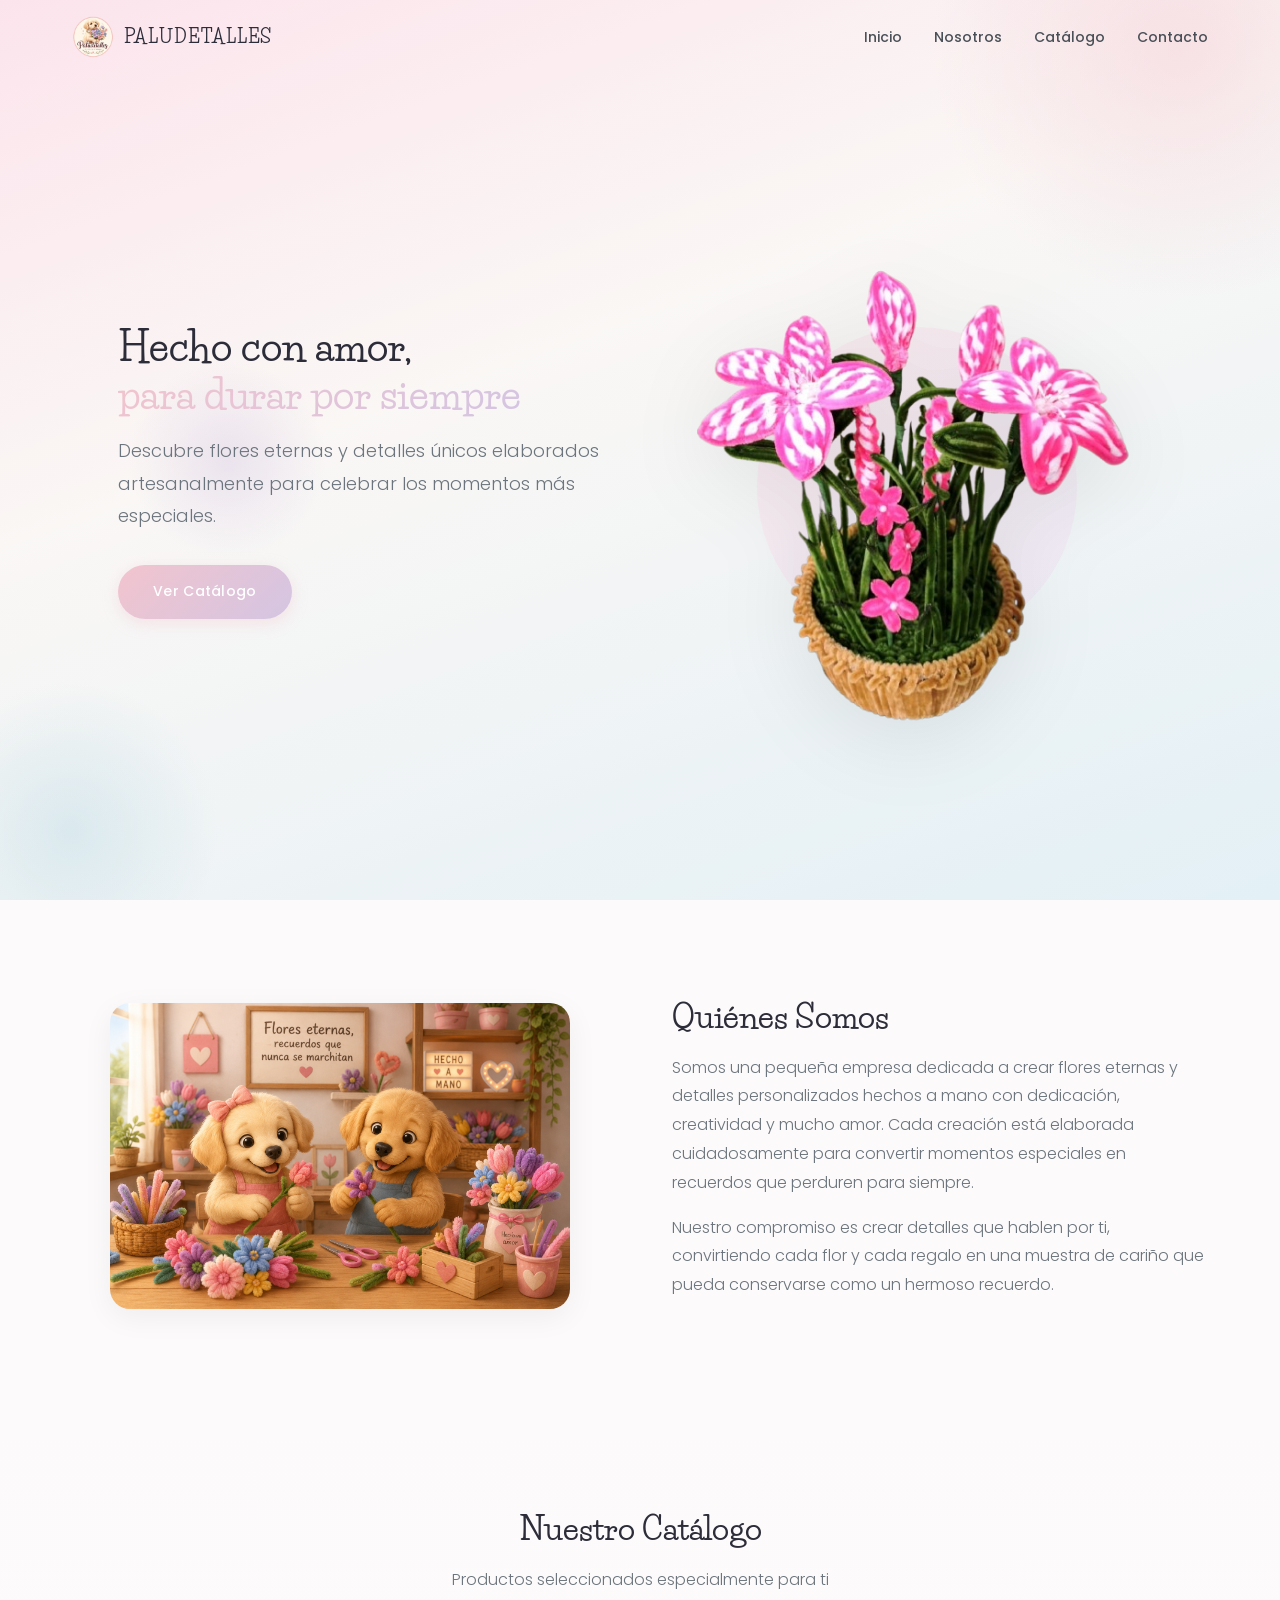
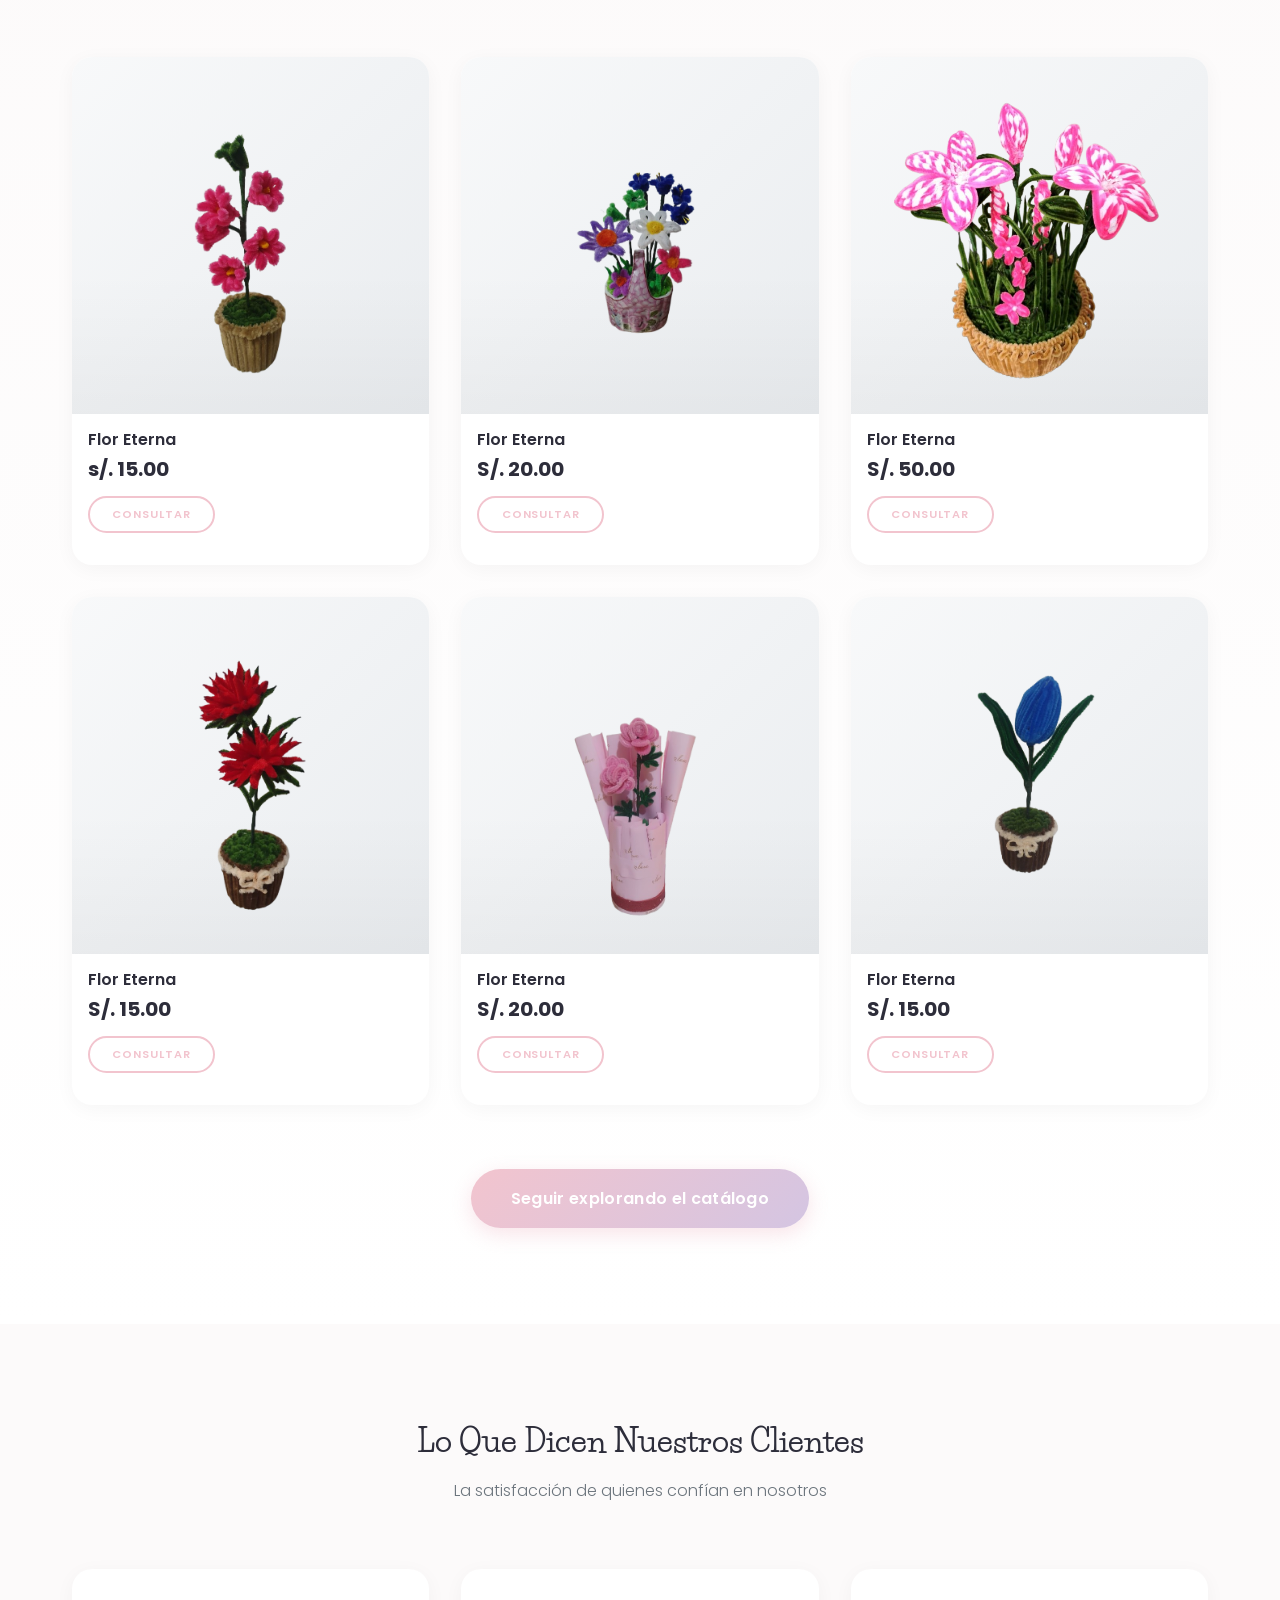
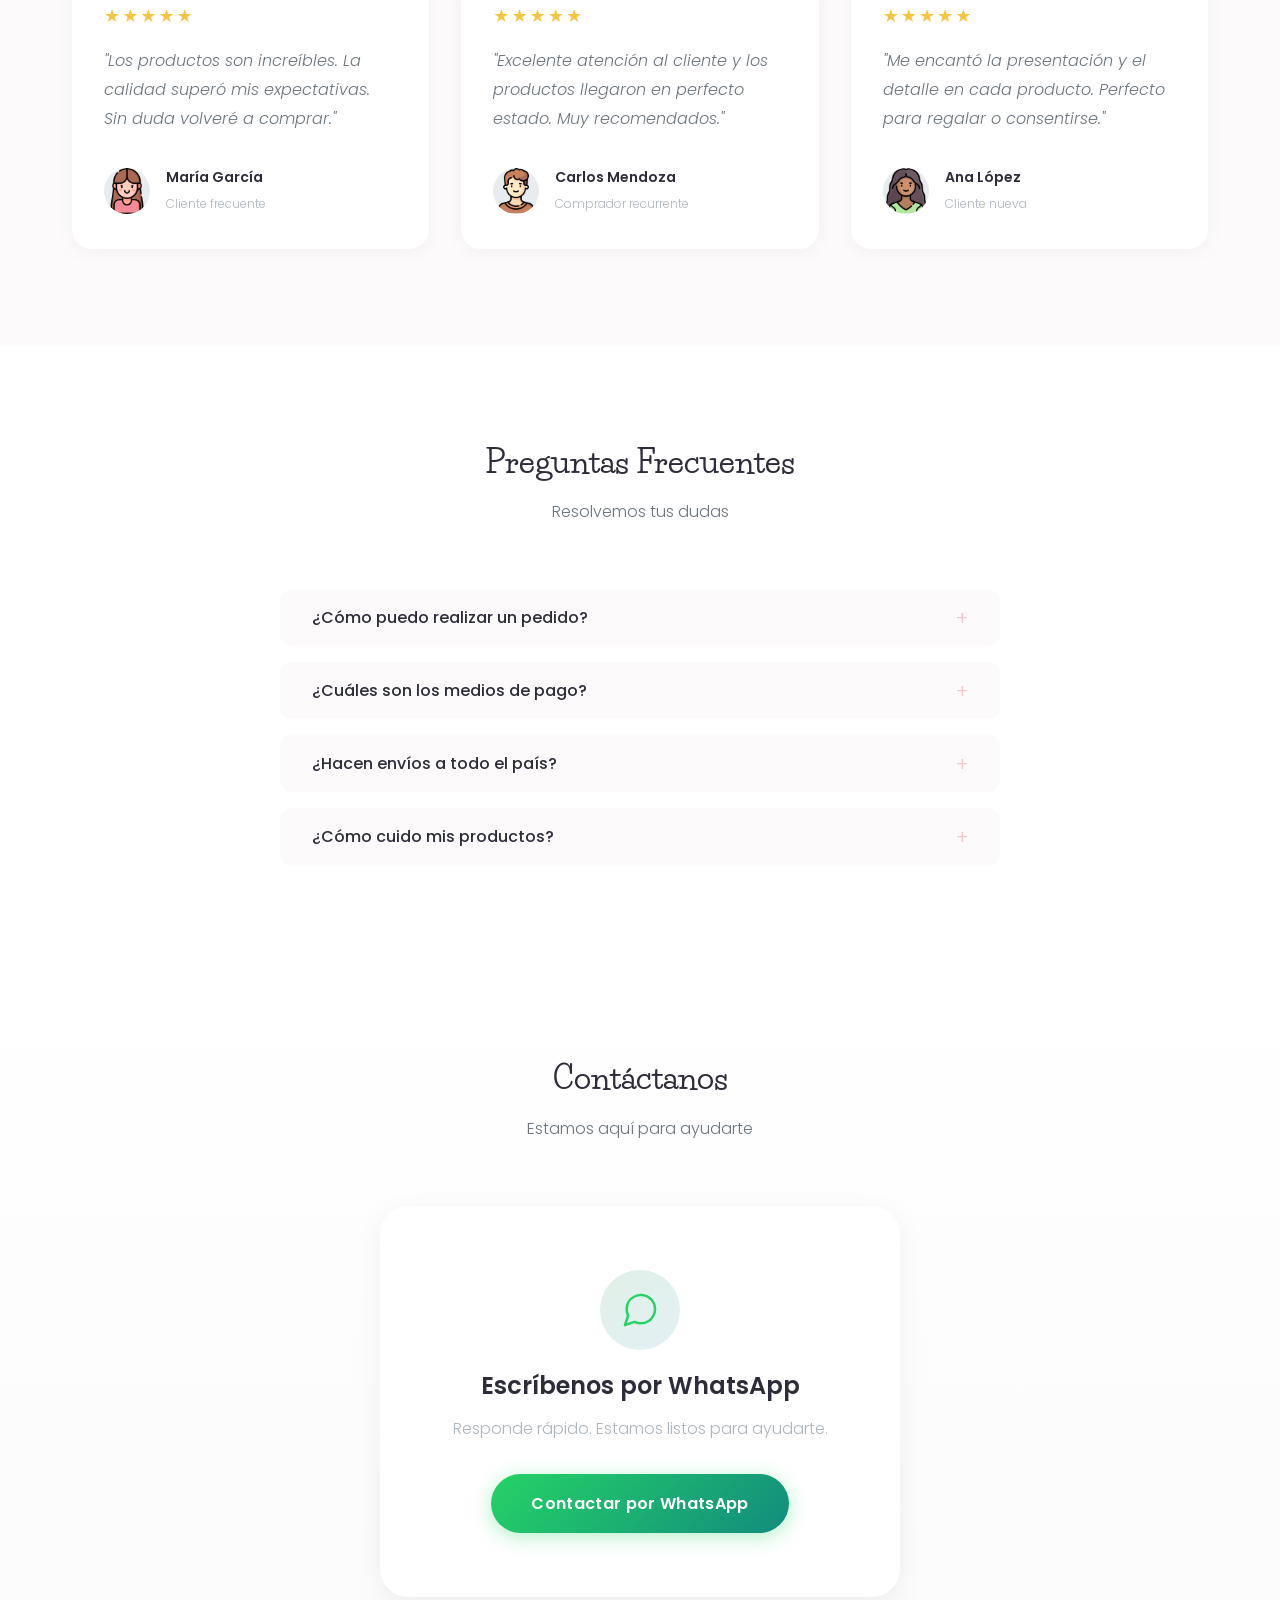
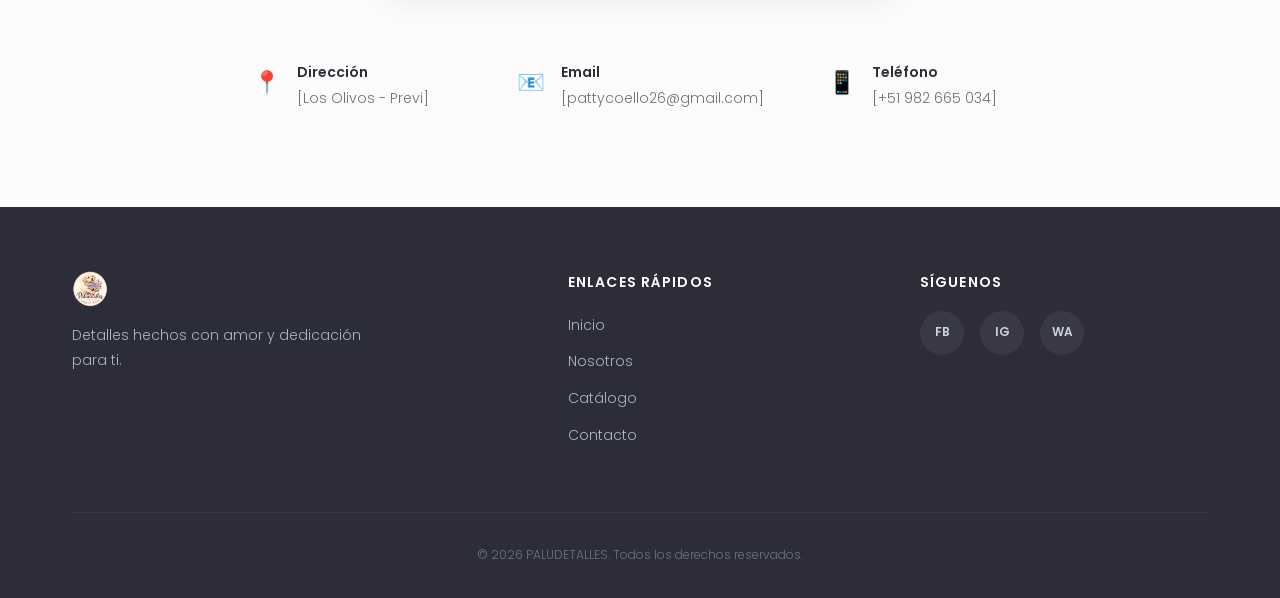
<file: index.html>
<!DOCTYPE html>
<html lang="es">
<head>
  <meta charset="UTF-8">
  <meta name="viewport" content="width=device-width, initial-scale=1.0">
  <!-- CAMBIA EL TÍTULO SEGÚN TU TIENDA -->
  <title>PALUDETALLES</title>
  <meta name="description" content="Catálogo digital de [Nombre de tu Tienda]. Descubre nuestra colección.">
  <link rel="icon" href="assets/images/logo.png" type="image/png">
  <link rel="preconnect" href="https://fonts.googleapis.com">
  <link rel="preconnect" href="https://fonts.gstatic.com" crossorigin>
  <!-- CAMBIA LA TIPOGRAFÍA AQUÍ SI LO DESEAS -->
   <link rel="preconnect" href="https://fonts.googleapis.com">
  <link rel="preconnect" href="https://fonts.gstatic.com" crossorigin>
  <link href="https://fonts.googleapis.com/css2?family=Fontdiner+Swanky&family=Life+Savers:wght@400;700;800&family=Ranchers&display=swap" rel="stylesheet">
  <link href="https://fonts.googleapis.com/css2?family=Poppins:wght@300;400;500;600;700&display=swap" rel="stylesheet">
  <link rel="stylesheet" href="style.css">
</head>
<body>

  <!-- ============================================================ -->
  <!-- 1. HERO                                                       -->
  <!-- ============================================================ -->
  <header class="hero" id="inicio">
    <div class="hero__bg-shapes">
      <div class="hero__shape hero__shape--1"></div>
      <div class="hero__shape hero__shape--2"></div>
      <div class="hero__shape hero__shape--3"></div>
    </div>
    <nav class="hero__nav">
      <!-- ========================================================= -->
      <!-- LOGO: Reemplaza este placeholder por tu imagen PNG        -->
      <!-- Ruta sugerida: assets/images/logo.png                     -->
      <!-- ========================================================= -->
      <div class="hero__logo">
        <img src="assets/images/logo.png" alt="Logo de la tienda" class="hero__logo-img">
        <span class="hero__logo-text">PALUDETALLES</span>
        <!-- ↑ CAMBIA "NOMBRE TIENDA" por el nombre real de tu tienda -->
      </div>
      <ul class="hero__menu" id="nav-menu">
        <li><a href="#inicio">Inicio</a></li>
        <li><a href="#nosotros">Nosotros</a></li>
        <li><a href="#catalogo">Catálogo</a></li>
        <li><a href="#contacto">Contacto</a></li>
      </ul>
      <button class="hero__toggle" id="nav-toggle" aria-label="Menú">
        <span></span><span></span><span></span>
      </button>
    </nav>
    <div class="hero__content">
      <div class="hero__text">
        <!-- ======================================================= -->
        <!-- HERO: Personaliza estos textos                          -->
        <!-- ======================================================= -->
        <h1 class="hero__title">
          <!-- CAMBIA ESTE TEXTO por el eslogan principal de tu tienda -->
           Hecho con amor,<br>
          <span class="hero__title--accent">para durar por siempre</span>
        </h1>
        <p class="hero__subtitle">
          <!-- CAMBIA ESTE TEXTO por una breve descripción -->
           Descubre flores eternas y detalles únicos elaborados artesanalmente para celebrar los momentos más especiales.<br><br>
        <a href="#catalogo" class="btn btn--primary">Ver Catálogo</a>
      </div>
      <div class="hero__image">
        <!-- ======================================================= -->
        <!-- HERO IMAGEN: Reemplaza por tu imagen PNG sin fondo      -->
        <!-- Ruta sugerida: assets/images/hero-producto.png          -->
        <!-- ======================================================= -->
        <img src="assets/images/florrosa.png" alt="Producto destacado" class="hero__img">
        <div class="hero__img-deco"></div>
      </div>
    </div>
  </header>

  <!-- ============================================================ -->
  <!-- 2. QUIÉNES SOMOS                                             -->
  <!-- ============================================================ -->
  <section class="section about" id="nosotros">
    <div class="container">
      <div class="about__grid">
        <div class="about__image">
          <!-- ===================================================== -->
          <!-- NOSOTROS: Reemplaza por tu imagen PNG                 -->
          <!-- Ruta sugerida: assets/images/about-nosotros.png       -->
          <!-- ===================================================== -->
          <img src="assets/images/perritos.png" alt="Sobre nosotros" class="about__img">
        </div>
        <div class="about__text">
          <!-- ===================================================== -->
          <!-- NOSOTROS: Personaliza estos textos                    -->
          <!-- ===================================================== -->
          <h2 class="section__title">
            <!-- CAMBIA ESTE TÍTULO -->
            Quiénes Somos
          </h2>
          <p class="about__description">
            <!-- CAMBIA ESTE TEXTO por la historia de tu tienda -->
            Somos una pequeña empresa dedicada a crear flores eternas y detalles personalizados hechos a mano con dedicación, 
            creatividad y mucho amor. Cada creación está elaborada cuidadosamente para convertir momentos especiales en recuerdos que perduren para siempre.
          </p>
          <p class="about__description">
            <!-- CAMBIA ESTE TEXTO (opcional, puedes borrar este párrafo) -->
            Nuestro compromiso es crear detalles que hablen por ti, convirtiendo cada flor y cada regalo en una muestra de cariño que pueda conservarse como un hermoso recuerdo.
          </p>
        </div>
      </div>
    </div>
  </section>

  <!-- ============================================================ -->
  <!-- 3. CATÁLOGO DE PRODUCTOS                                     -->
  <!-- ============================================================ -->
  <section class="section catalog" id="catalogo">
    <div class="container">
      <h2 class="section__title section__title--center">
        <!-- CAMBIA ESTE TÍTULO -->
        Nuestro Catálogo
      </h2>
      <p class="section__subtitle">
        <!-- CAMBIA ESTE TEXTO -->
        Productos seleccionados especialmente para ti
      </p>
      <div class="catalog__grid" id="catalog-grid">
        <!-- ======================================================= -->
        <!-- CATÁLOGO: Cada .product-card es un producto             -->
        <!-- Duplica este bloque para agregar más productos          -->
        <!-- ======================================================= -->

        <div class="product-card" data-category="Flores Eternas">
          <div class="product-card__image">
            <!-- =================================================== -->
            <!-- PRODUCTO: Reemplaza por tu imagen PNG sin fondo     -->
            <!-- Ruta sugerida: assets/images/producto-1.png         -->
            <!-- =================================================== -->
            <img src="assets/images/florfucsia.png" alt="Nombre del producto" class="product-card__img">
            <div class="product-card__overlay"></div>
          </div>
          <div class="product-card__body">
            <h3 class="product-card__name">
              <!-- CAMBIA el nombre del producto -->
              Flor Eterna
            </h3>
            <p class="product-card__price">
              <!-- CAMBIA el precio -->
              s/. 15.00
            </p>
            
            <button class="btn btn--small btn--outline product-card__btn">
              Consultar
            </button>
          </div>
        </div>

        <div class="product-card" data-category="Flores Eternas">
          <div class="product-card__image">
            <img src="assets/images/florcolores.png" alt="Nombre del producto" class="product-card__img">
            <div class="product-card__overlay"></div>
          </div>
          <div class="product-card__body">
            <h3 class="product-card__name">Flor Eterna</h3>
            <p class="product-card__price">S/. 20.00</p>
            <button class="btn btn--small btn--outline product-card__btn">Consultar</button>
          </div>
        </div>

        <div class="product-card" data-category="Flores Eternas">
          <div class="product-card__image">
            <img src="assets/images/florrosa.png" alt="Nombre del producto" class="product-card__img">
            <div class="product-card__overlay"></div>
          </div>
          <div class="product-card__body">
            <h3 class="product-card__name">Flor Eterna</h3>
            <p class="product-card__price">S/. 50.00</p>
            
            <button class="btn btn--small btn--outline product-card__btn">Consultar</button>
          </div>
        </div>

        <div class="product-card" data-category="Flores Eternas">
          <div class="product-card__image">
            <img src="assets/images/florroja.png" alt="Nombre del producto" class="product-card__img">
            <div class="product-card__overlay"></div>
          </div>
          <div class="product-card__body">
            <h3 class="product-card__name">Flor Eterna</h3>
            <p class="product-card__price">S/. 15.00</p>
            
            <button class="btn btn--small btn--outline product-card__btn">Consultar</button>
          </div>
        </div>

        <div class="product-card" data-category="Flores Eternas">
          <div class="product-card__image">
            <img src="assets/images/bouquet.png" alt="Nombre del producto" class="product-card__img">
            <div class="product-card__overlay"></div>
          </div>
          <div class="product-card__body">
            <h3 class="product-card__name">Flor Eterna</h3>
            <p class="product-card__price">S/. 20.00</p>
            
            <button class="btn btn--small btn--outline product-card__btn">Consultar</button>
          </div>
        </div>

        <div class="product-card" data-category="Flores Eternas">
          <div class="product-card__image">
            <img src="assets/images/tuliblue.png" alt="Nombre del producto" class="product-card__img">
            <div class="product-card__overlay"></div>
          </div>
          <div class="product-card__body">
            <h3 class="product-card__name">Flor Eterna</h3>
            <p class="product-card__price">S/. 15.00</p>
            
            <button class="btn btn--small btn--outline product-card__btn">Consultar</button>
          </div>
        </div>

      </div>

      <!-- ======================================================= -->
      <!-- BOTÓN "SEGUIR EXPLORANDO EL CATÁLOGO"                   -->
      <!-- Al hacer clic abre catalogo.html (catálogo completo).   -->
      <!-- Cambia el texto del botón aquí.                         -->
      <!-- ======================================================= -->
      <div class="catalog__action">
        <a href="catalogo.html" class="btn btn--primary catalog__btn">
          Seguir explorando el catálogo
        </a>
      </div>
    </div>
  </section>

  <!-- ============================================================ -->
  <!-- 4. OPINIONES                                                 -->
  <!-- ============================================================ -->
  <section class="section reviews" id="opiniones">
    <div class="container">
      <h2 class="section__title section__title--center">
        <!-- CAMBIA ESTE TÍTULO -->
        Lo Que Dicen Nuestros Clientes
      </h2>
      <p class="section__subtitle">
        <!-- CAMBIA ESTE TEXTO -->
        La satisfacción de quienes confían en nosotros
      </p>
      <div class="reviews__grid">
        <!-- ======================================================= -->
        <!-- OPINIONES: Cada .review-card es una reseña              -->
        <!-- Modifica o elimina según necesites                      -->
        <!-- ======================================================= -->

        <div class="review-card">
          <div class="review-card__stars">
            ★★★★★
          </div>
          <p class="review-card__text">
            <!-- CAMBIA ESTE TEXTO -->
            "Los productos son increíbles. La calidad superó mis expectativas.
            Sin duda volveré a comprar."
          </p>
          <div class="review-card__author">
            <div class="review-card__avatar">
              <!-- AVATAR: Reemplaza por imagen PNG (opcional) -->
              <img src="assets/images/mujer.png" alt="Cliente" class="review-card__avatar-img">
            </div>
            <div class="review-card__info">
              <strong class="review-card__name">
                <!-- CAMBIA ESTE NOMBRE -->
                María García
              </strong>
              <span class="review-card__role">
                <!-- CAMBIA ESTE TEXTO -->
                Cliente frecuente
              </span>
            </div>
          </div>
        </div>

        <div class="review-card">
          <div class="review-card__stars">★★★★★</div>
          <p class="review-card__text">
            "Excelente atención al cliente y los productos llegaron en perfecto
            estado. Muy recomendados."
          </p>
          <div class="review-card__author">
            <div class="review-card__avatar">
              <img src="assets/images/hombre.png" alt="Cliente" class="review-card__avatar-img">
            </div>
            <div class="review-card__info">
              <strong class="review-card__name">Carlos Mendoza</strong>
              <span class="review-card__role">Comprador recurrente</span>
            </div>
          </div>
        </div>

        <div class="review-card">
          <div class="review-card__stars">★★★★★</div>
          <p class="review-card__text">
            "Me encantó la presentación y el detalle en cada producto.
            Perfecto para regalar o consentirse."
          </p>
          <div class="review-card__author">
            <div class="review-card__avatar">
              <img src="assets/images/mujer2.png" alt="Cliente" class="review-card__avatar-img">
            </div>
            <div class="review-card__info">
              <strong class="review-card__name">Ana López</strong>
              <span class="review-card__role">Cliente nueva</span>
            </div>
          </div>
        </div>

      </div>
    </div>
  </section>

  <!-- ============================================================ -->
  <!-- 5. PREGUNTAS FRECUENTES                                      -->
  <!-- ============================================================ -->
  <section class="section faq" id="faq">
    <div class="container">
      <h2 class="section__title section__title--center">
        <!-- CAMBIA ESTE TÍTULO -->
        Preguntas Frecuentes
      </h2>
      <p class="section__subtitle">
        <!-- CAMBIA ESTE TEXTO -->
        Resolvemos tus dudas
      </p>
      <div class="faq__list" id="faq-list">
        <!-- ======================================================= -->
        <!-- FAQ: Cada .faq-item es una pregunta                     -->
        <!-- Agrega o quita items fácilmente                        -->
        <!-- ======================================================= -->

        <div class="faq-item">
          <button class="faq-item__question" aria-expanded="false">
            <!-- CAMBIA ESTA PREGUNTA -->
            <span>¿Cómo puedo realizar un pedido?</span>
            <span class="faq-item__icon">+</span>
          </button>
          <div class="faq-item__answer">
            <p>
              <!-- CAMBIA ESTA RESPUESTA -->
              Puedes navegar por nuestro catálogo, seleccionar los productos
              que más te gusten y hacer clic en "Consultar" para recibir
              atención personalizada.
            </p>
          </div>
        </div>

        <div class="faq-item">
          <button class="faq-item__question" aria-expanded="false">
            <span>¿Cuáles son los medios de pago?</span>
            <span class="faq-item__icon">+</span>
          </button>
          <div class="faq-item__answer">
            <p>
              Aceptamos transferencias bancarias, depósitos y pagos a través
              de diversas plataformas digitales. Consulta las opciones
              disponibles al momento de tu pedido.
            </p>
          </div>
        </div>

        <div class="faq-item">
          <button class="faq-item__question" aria-expanded="false">
            <span>¿Hacen envíos a todo el país?</span>
            <span class="faq-item__icon">+</span>
          </button>
          <div class="faq-item__answer">
            <p>
              Sí, realizamos envíos a nivel nacional. Los tiempos de entrega
              varían según la ubicación. Te proporcionaremos un número de
              seguimiento para tu pedido.
            </p>
          </div>
        </div>

        <div class="faq-item">
          <button class="faq-item__question" aria-expanded="false">
            <span>¿Cómo cuido mis productos?</span>
            <span class="faq-item__icon">+</span>
          </button>
          <div class="faq-item__answer">
            <p>
              Recomendamos seguir las instrucciones de cuidado incluidas
              con cada producto. En general, mantenlos en un lugar fresco
              y seco, alejado de la luz solar directa.
            </p>
          </div>
        </div>

      </div>
    </div>
  </section>

  <!-- ============================================================ -->
  <!-- 6. CONTACTO - WHATSAPP                                       -->
  <!-- ============================================================ -->
  <!--                                                              -->
  <!-- PERSONALIZACIÓN:                                             -->
  <!--   - Título:        línea ~569                                -->
  <!--   - Subtítulo:     línea ~573                                -->
  <!--   - Texto botón:   línea ~597                                -->
  <!--   - Número WhatsApp:  script.js (variable WHATSAPP_NUMBER)         -->
  <!--   - Mensaje default:  script.js (variable DEFAULT_WHATSAPP_MESSAGE) -->
  <!--   - Ícono WhatsApp:   SVG inline (cámbialo aquí si deseas)   -->
  <!-- ============================================================ -->
  <section class="section contact" id="contacto">
    <div class="container">
      <h2 class="section__title section__title--center">
        <!-- CAMBIA ESTE TÍTULO -->
        Contáctanos
      </h2>
      <p class="section__subtitle">
        <!-- CAMBIA ESTE TEXTO -->
        Estamos aquí para ayudarte
      </p>
      <div class="contact__whatsapp">
        <!-- Tarjeta central de WhatsApp -->
        <div class="contact__whatsapp-card">
          <div class="contact__whatsapp-icon">
            <!-- =================================================== -->
            <!-- ÍCONO WHATSAPP: Reemplaza este SVG si deseas otro   -->
            <!-- Puedes usar Font Awesome, un PNG, o cualquier icono -->
            <!-- =================================================== -->
            <svg xmlns="http://www.w3.org/2000/svg" viewBox="0 0 24 24" fill="none" stroke="currentColor" stroke-width="1.5" stroke-linecap="round" stroke-linejoin="round" class="contact__whatsapp-svg">
              <path d="M21 11.5a8.38 8.38 0 0 1-.9 3.8 8.5 8.5 0 0 1-7.6 4.7 8.38 8.38 0 0 1-3.8-.9L3 21l1.9-5.7a8.38 8.38 0 0 1-.9-3.8 8.5 8.5 0 0 1 4.7-7.6 8.38 8.38 0 0 1 3.8-.9h.5a8.48 8.48 0 0 1 8 8v.5z"/>
            </svg>
          </div>
          <h3 class="contact__whatsapp-title">
            <!-- CAMBIA ESTE TEXTO -->
            Escríbenos por WhatsApp
          </h3>
          <p class="contact__whatsapp-desc">
            <!-- CAMBIA ESTE TEXTO -->
            Responde rápido. Estamos listos para ayudarte.
          </p>
          <a href="#" class="btn contact__whatsapp-btn" id="whatsapp-btn">
            <!-- CAMBIA EL TEXTO DEL BOTÓN AQUÍ -->
            Contactar por WhatsApp
          </a>
        </div>

        <!-- Información adicional de contacto -->
        <div class="contact__info">
          <div class="contact__info-item">
            <span class="contact__info-icon">📍</span>
            <div>
              <strong>Dirección</strong>
              <p>
                <!-- CAMBIA ESTA DIRECCIÓN -->
                [Los Olivos - Previ]
              </p>
            </div>
          </div>
          <div class="contact__info-item">
            <span class="contact__info-icon">📧</span>
            <div>
              <strong>Email</strong>
              <p>
                <!-- CAMBIA ESTE EMAIL -->
                [pattycoello26@gmail.com]
              </p>
            </div>
          </div>
          <div class="contact__info-item">
            <span class="contact__info-icon">📱</span>
            <div>
              <strong>Teléfono</strong>
              <p>
                <!-- CAMBIA ESTE TELÉFONO -->
                [+51 982 665 034]
              </p>
            </div>
          </div>
        </div>
      </div>
    </div>
  </section>

  <!-- ============================================================ -->
  <!-- 7. FOOTER                                                    -->
  <!-- ============================================================ -->
  <footer class="footer" id="footer">
    <div class="container">
      <div class="footer__grid">
        <div class="footer__brand">
          <!-- LOGO FOOTER: Reemplaza por tu imagen PNG -->
          <img src="assets/images/logo.png" alt="Logo" class="footer__logo">
          <p class="footer__desc">
            <!-- CAMBIA ESTE TEXTO -->
            Detalles hechos con amor
            y dedicación para ti.
          </p>
        </div>
        <div class="footer__links">
          <h4 class="footer__heading">Enlaces Rápidos</h4>
          <ul>
            <li><a href="#inicio">Inicio</a></li>
            <li><a href="#nosotros">Nosotros</a></li>
            <li><a href="#catalogo">Catálogo</a></li>
            <li><a href="#contacto">Contacto</a></li>
          </ul>
        </div>
        <div class="footer__social">
          <h4 class="footer__heading">Síguenos</h4>
          <div class="footer__social-icons">
            <!-- =================================================== -->
            <!-- REDES SOCIALES: Cambia los href con tus enlaces     -->
            <!-- =================================================== -->
            <a href="#" target="_blank" rel="noopener" class="footer__social-link" aria-label="Facebook">
              <!-- ICONO: Reemplaza por tu PNG si lo deseas -->
              <span class="footer__social-icon">FB</span>
            </a>
            <a href="#" target="_blank" rel="noopener" class="footer__social-link" aria-label="Instagram">
              <span class="footer__social-icon">IG</span>
            </a>
            <a href="#" target="_blank" rel="noopener" class="footer__social-link" aria-label="WhatsApp">
              <span class="footer__social-icon">WA</span>
            </a>
          </div>
        </div>
      </div>
      <div class="footer__bottom">
        <p>
          <!-- CAMBIA ESTE TEXTO -->
          &copy; 2026 PALUDETALLES. Todos los derechos reservados.
        </p>
      </div>
    </div>
  </footer>

  <script src="script.js"></script>
</body>
</html>
</file>
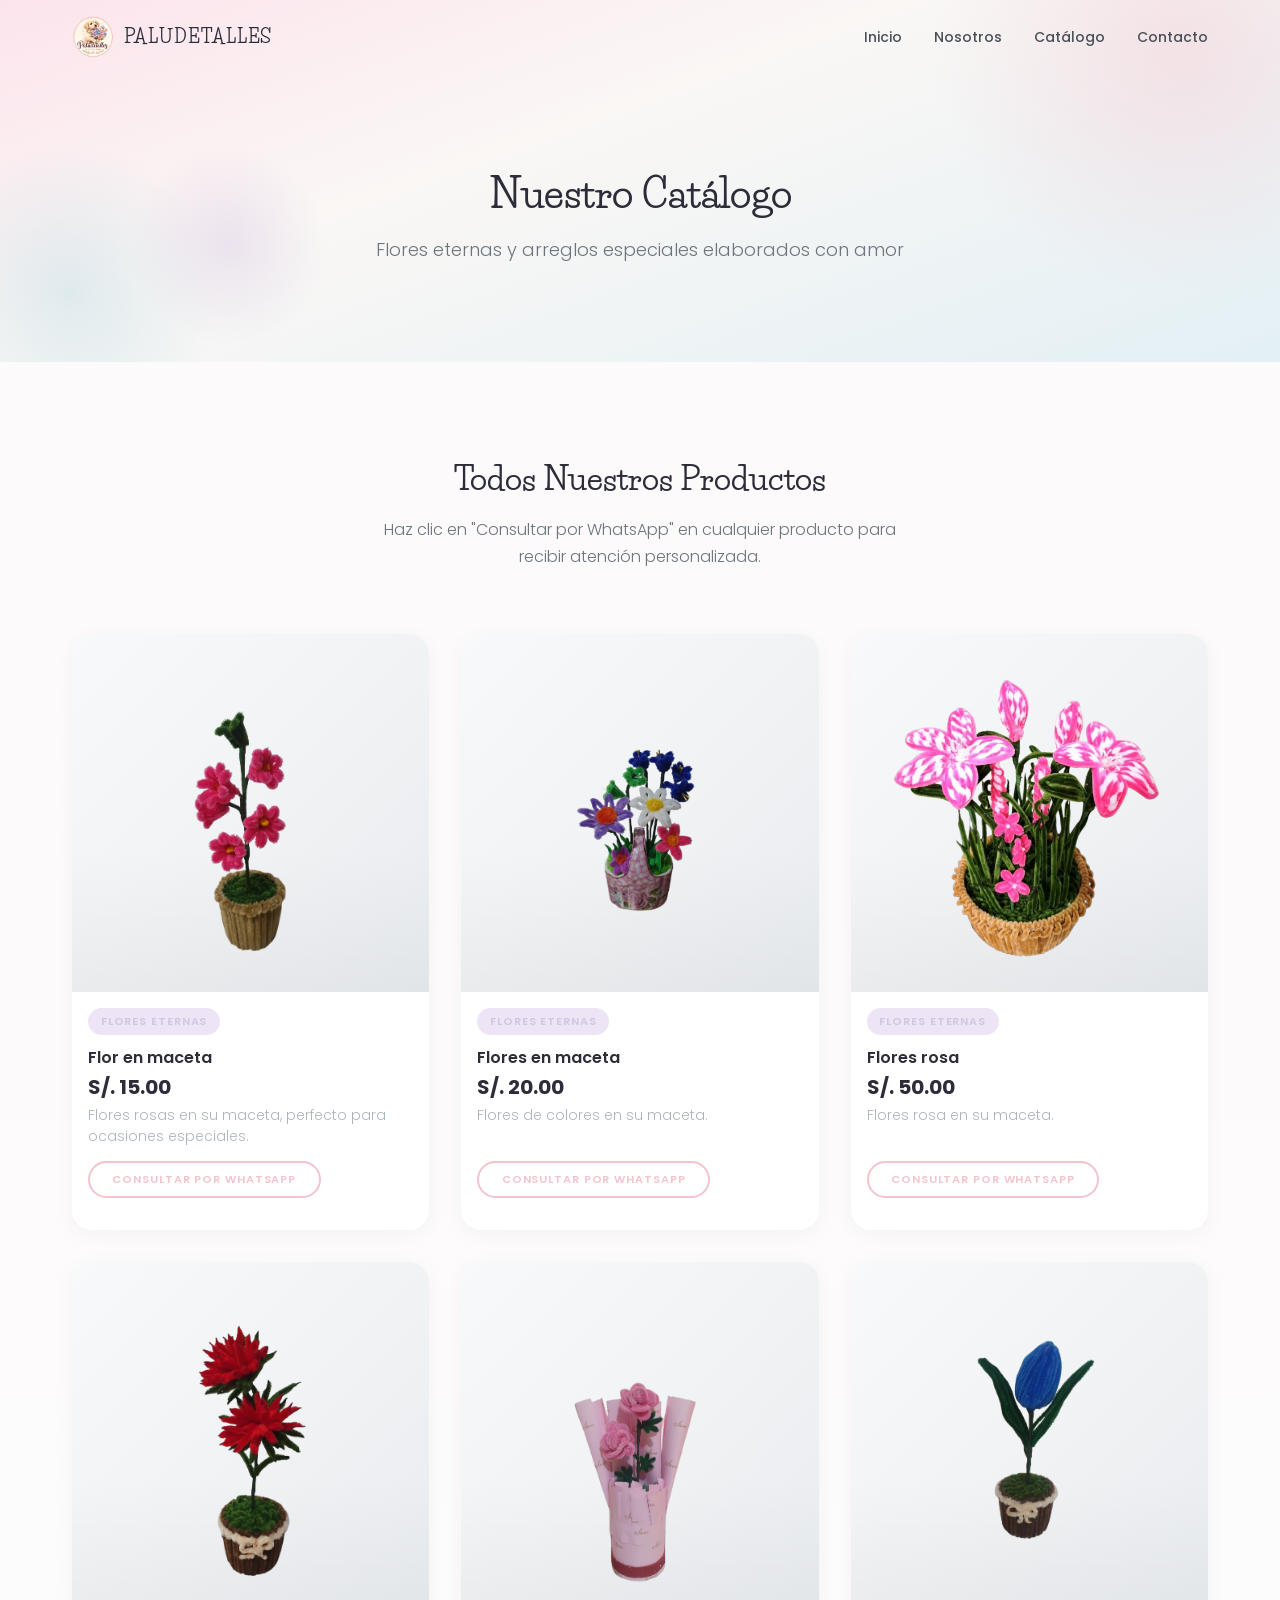
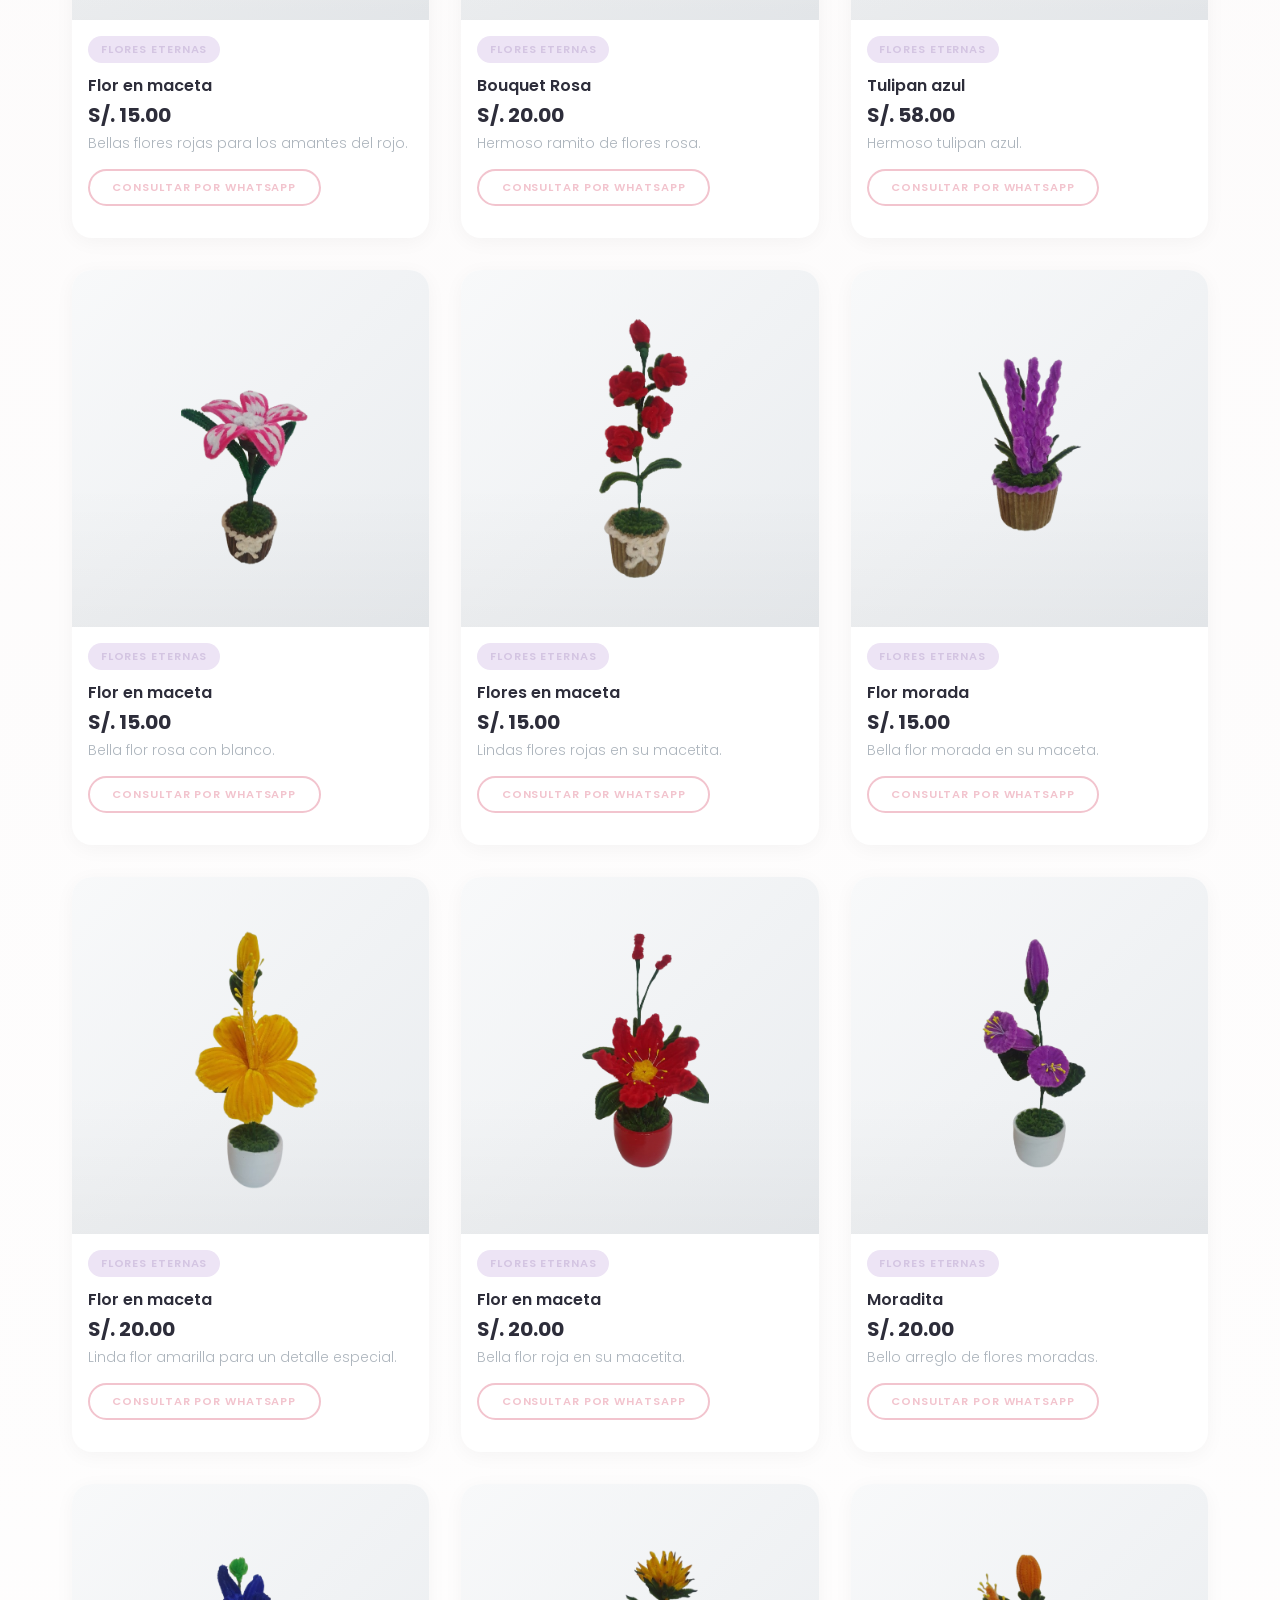
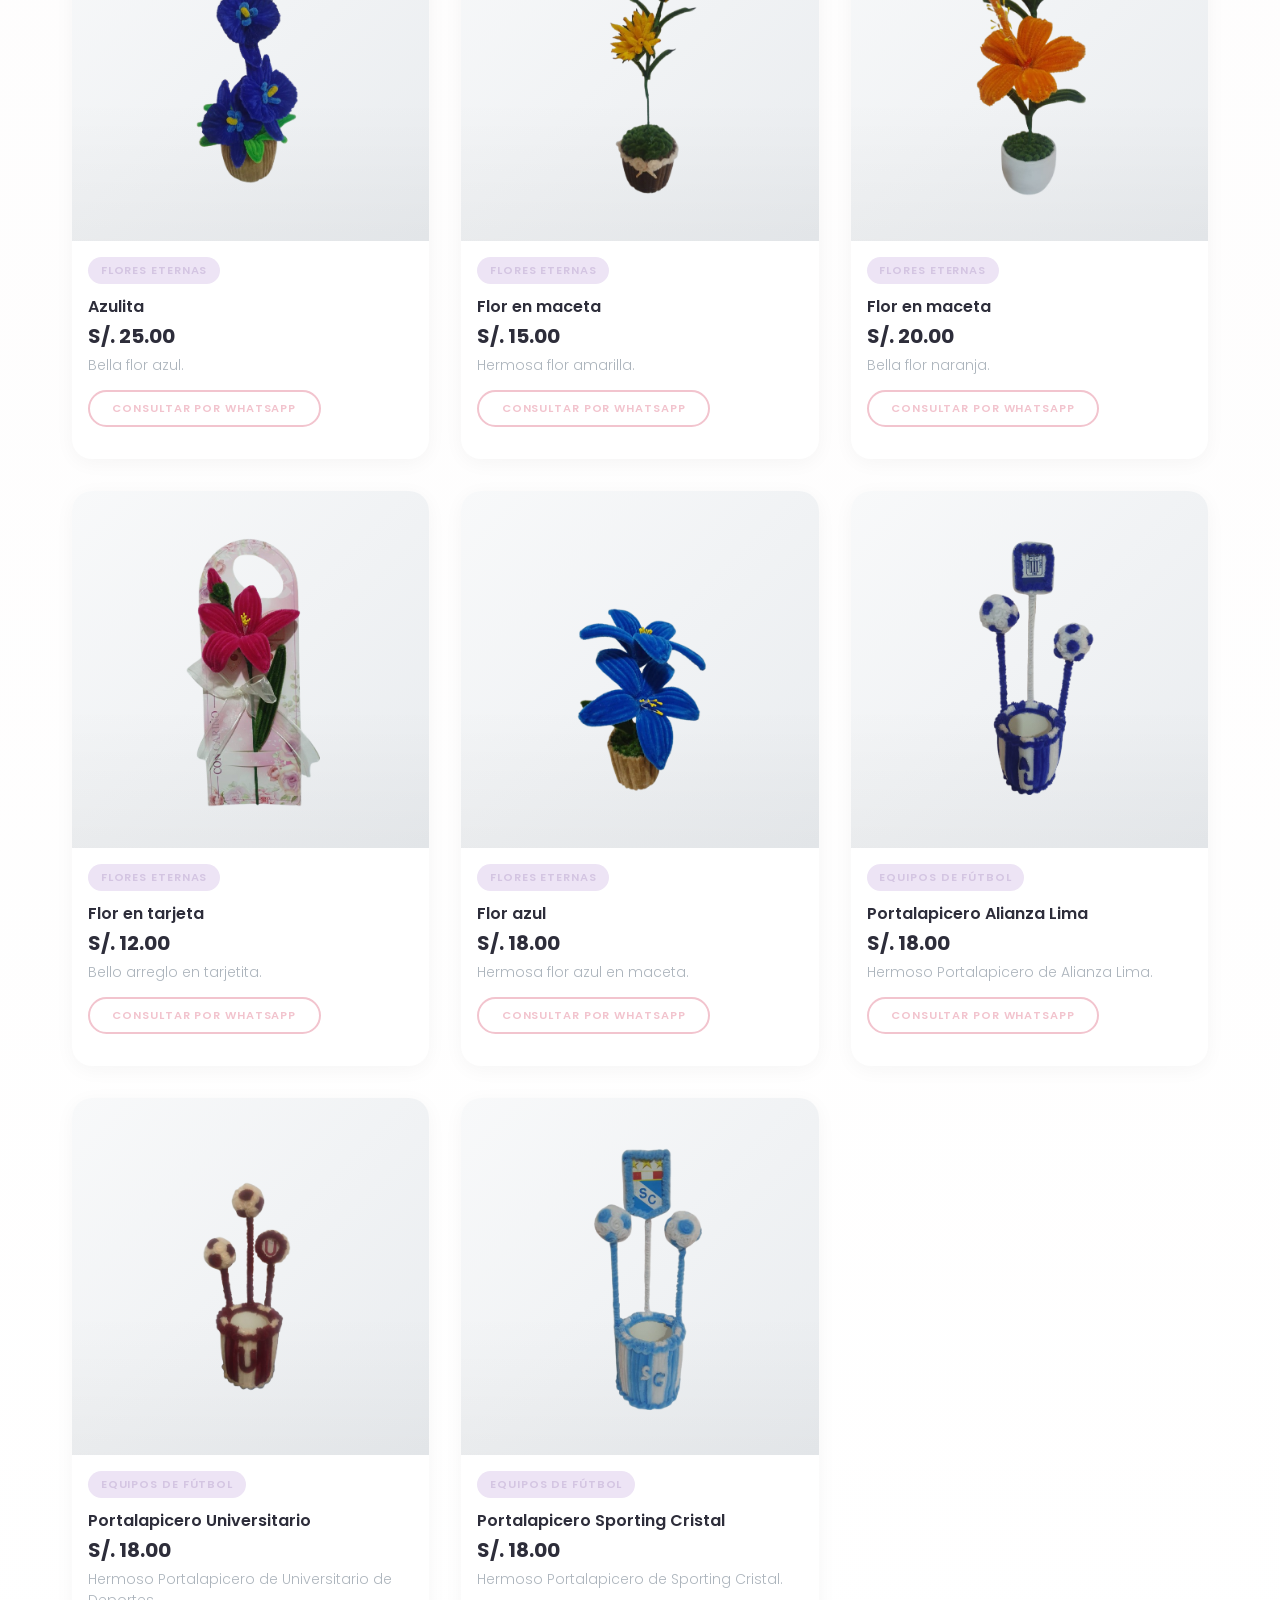
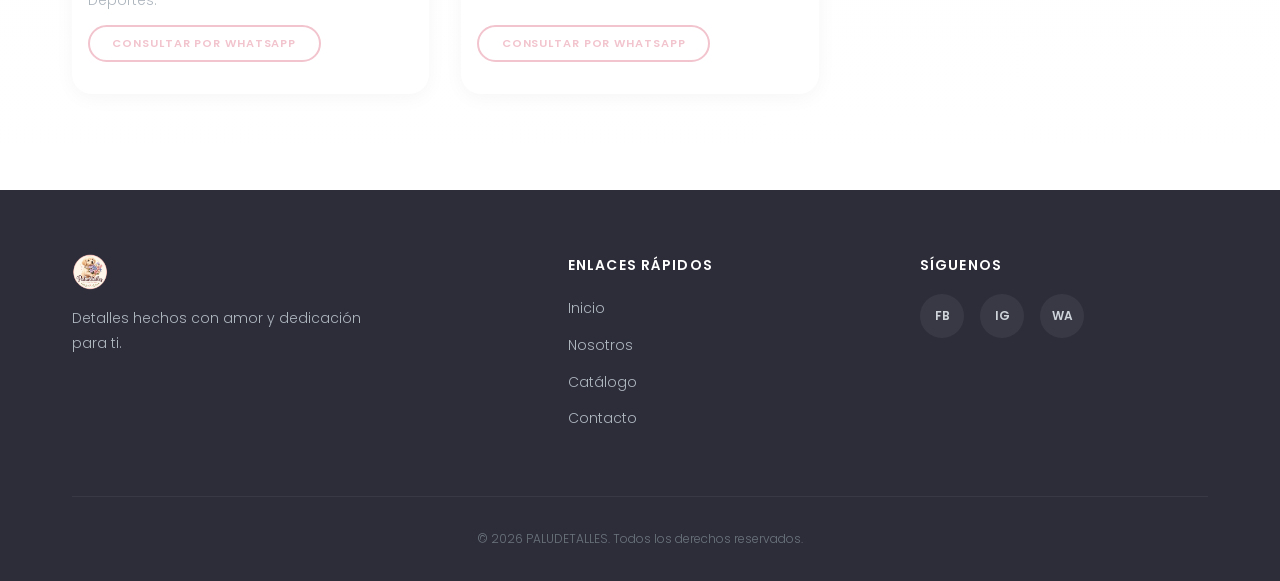
<file: catalogo.html>
<!DOCTYPE html>
<html lang="es">
<head>
  <meta charset="UTF-8">
  <meta name="viewport" content="width=device-width, initial-scale=1.0">
  <!-- CAMBIA EL TÍTULO SEGÚN TU TIENDA -->
  <title>Catálogo — PALUDETALLES</title>
  <meta name="description" content="Catálogo completo de flores eternas y arreglos especiales.">
  <link rel="icon" href="assets/images/logo.png" type="image/png">
  <link rel="preconnect" href="https://fonts.googleapis.com">
  <link rel="preconnect" href="https://fonts.gstatic.com" crossorigin>
  <!-- CAMBIA LA TIPOGRAFÍA AQUÍ SI LO DESEAS (debe coincidir con index.html) -->
  <link href="https://fonts.googleapis.com/css2?family=Fontdiner+Swanky&family=Life+Savers:wght@400;700;800&family=Ranchers&display=swap" rel="stylesheet">
  <link href="https://fonts.googleapis.com/css2?family=Poppins:wght@300;400;500;600;700&display=swap" rel="stylesheet">
  <link rel="stylesheet" href="style.css">
</head>
<body>

  <!-- ============================================================ -->
  <!-- ENCABEZADO (mismo estilo que la página principal)             -->
  <!-- ============================================================ -->
  <header class="hero hero--page" id="inicio">
    <div class="hero__bg-shapes">
      <div class="hero__shape hero__shape--1"></div>
      <div class="hero__shape hero__shape--2"></div>
      <div class="hero__shape hero__shape--3"></div>
    </div>
    <nav class="hero__nav">
      <!-- ========================================================= -->
      <!-- LOGO: Reemplaza este placeholder por tu imagen PNG        -->
      <!-- ========================================================= -->
      <div class="hero__logo">
        <a href="index.html">
          <img src="assets/images/logo.png" alt="Logo de la tienda" class="hero__logo-img">
        </a>
        <a href="index.html" class="hero__logo-text">PALUDETALLES</a>
      </div>
      <ul class="hero__menu" id="nav-menu">
        <li><a href="index.html#inicio">Inicio</a></li>
        <li><a href="index.html#nosotros">Nosotros</a></li>
        <li><a href="#catalogo">Catálogo</a></li>
        <li><a href="index.html#contacto">Contacto</a></li>
      </ul>
      <button class="hero__toggle" id="nav-toggle" aria-label="Menú">
        <span></span><span></span><span></span>
      </button>
    </nav>
    <div class="hero__content">
      <div class="hero__text">
        <!-- ======================================================= -->
        <!-- BANNER DEL CATÁLOGO: Personaliza estos textos           -->
        <!-- ======================================================= -->
        <h1 class="hero__title">
          Nuestro Catálogo
        </h1>
        <p class="hero__subtitle">
          Flores eternas y arreglos especiales elaborados con amor
        </p>
      </div>
    </div>
  </header>

  <!-- ============================================================ -->
  <!-- CATÁLOGO DE PRODUCTOS                                        -->
  <!-- ============================================================ -->
  <!--                                                              -->
  <!-- Las tarjetas se generan AUTOMÁTICAMENTE desde products.js.   -->
  <!-- No agregues productos aquí, edita products.js.               -->
  <!-- ============================================================ -->
  <section class="section catalog" id="catalogo">
    <div class="container">
      <h2 class="section__title section__title--center">
        <!-- CAMBIA ESTE TÍTULO -->
        Todos Nuestros Productos
      </h2>
      <p class="section__subtitle">
        <!-- CAMBIA ESTE TEXTO -->
        Haz clic en "Consultar por WhatsApp" en cualquier producto para
        recibir atención personalizada.
      </p>
      <div class="catalog__grid" id="catalog-grid">
        <!-- Los productos se inyectan aquí desde catalog.js -->
      </div>
    </div>
  </section>

  <!-- ============================================================ -->
  <!-- PIE DE PÁGINA (mismo estilo que la página principal)          -->
  <!-- ============================================================ -->
  <footer class="footer" id="footer">
    <div class="container">
      <div class="footer__grid">
        <div class="footer__brand">
          <!-- LOGO FOOTER: Reemplaza por tu imagen PNG -->
          <img src="assets/images/logo.png" alt="Logo" class="footer__logo">
          <p class="footer__desc">
            Detalles hechos con amor
            y dedicación para ti.
          </p>
        </div>
        <div class="footer__links">
          <h4 class="footer__heading">Enlaces Rápidos</h4>
          <ul>
            <li><a href="index.html#inicio">Inicio</a></li>
            <li><a href="index.html#nosotros">Nosotros</a></li>
            <li><a href="#catalogo">Catálogo</a></li>
            <li><a href="index.html#contacto">Contacto</a></li>
          </ul>
        </div>
        <div class="footer__social">
          <h4 class="footer__heading">Síguenos</h4>
          <div class="footer__social-icons">
            <!-- =================================================== -->
            <!-- REDES SOCIALES: Cambia los href con tus enlaces     -->
            <!-- =================================================== -->
            <a href="#" target="_blank" rel="noopener" class="footer__social-link" aria-label="Facebook">
              <span class="footer__social-icon">FB</span>
            </a>
            <a href="#" target="_blank" rel="noopener" class="footer__social-link" aria-label="Instagram">
              <span class="footer__social-icon">IG</span>
            </a>
            <a href="#" target="_blank" rel="noopener" class="footer__social-link" aria-label="WhatsApp">
              <span class="footer__social-icon">WA</span>
            </a>
          </div>
        </div>
      </div>
      <div class="footer__bottom">
        <p>
          &copy; 2026 PALUDETALLES. Todos los derechos reservados.
        </p>
      </div>
    </div>
  </footer>

  <!-- products.js: datos del catálogo -->
  <script src="products.js"></script>
  <!-- script.js: menú, animaciones y número de WhatsApp global -->
  <script src="script.js"></script>
  <!-- catalog.js: renderiza las tarjetas y conecta los botones -->
  <script src="catalog.js"></script>
</body>
</html>
</file>
<file: style.css>
/* ============================================================ */
/* VARIABLES GLOBALES                                           */
/* ============================================================ */
/* TODO: Modifica los colores desde aquí para cambiar toda la   */
/* paleta de la página.                                         */
/* ============================================================ */

:root {
  /* ---- PALETA DE COLORES PASTEL ---- */
  --rosa:          #f2c4ce;
  --rosa-claro:    #fce4ec;
  --celeste:       #b8d8e3;
  --celeste-claro: #e3f0f5;
  --amarillo:      #fae3b4;
  --amarillo-claro:#fef3d9;
  --menta:         #b8d9c5;
  --menta-claro:   #e0f0e6;
  --lila:          #d4c5e2;
  --lila-claro:    #ede4f5;

  /* ---- NEUTRALES ---- */
  --blanco:        #ffffff;
  --gris-100:      #f8f9fa;
  --gris-200:      #e9ecef;
  --gris-300:      #dee2e6;
  --gris-400:      #ced4da;
  --gris-500:      #adb5bd;
  --gris-600:      #6c757d;
  --gris-700:      #495057;
  --gris-800:      #343a40;
  --texto:         #2d2d3a;

  /* ---- FONDOS ---- */
  --fondo:         #faf7f5;
  --fondo-claro:   #fcfafa;
  --fondo-seccion: #ffffff;

  /* ---- TIPOGRAFÍA ---- */
  /* CAMBIA LA FUENTE AQUÍ si deseas usar Nunito, Quicksand, etc. */
  --font-principal: 'Poppins', system-ui, -apple-system, sans-serif;
  --font-size-xs:   0.75rem;
  --font-size-sm:   0.875rem;
  --font-size-base: 1rem;
  --font-size-lg:   1.125rem;
  --font-size-xl:   1.25rem;
  --font-size-2xl:  1.5rem;
  --font-size-3xl:  2rem;
  --font-size-4xl:  2.5rem;
  --font-weight-light:   300;
  --font-weight-regular: 400;
  --font-weight-medium:  500;
  --font-weight-semibold:600;
  --font-weight-bold:    700;

.hero__logo-text{
    font-family: 'Life Savers', cursive;
}
.hero__title{
  font-family: 'Life Savers', cursive;
}

.section__title{
  font-family: 'Life Savers', cursive;
}
  



  /* ---- BORDES ---- */
  --radius-sm:  6px;
  --radius-md:  12px;
  --radius-lg:  20px;
  --radius-xl:  28px;
  --radius-full: 9999px;

  /* ---- SOMBRAS ---- */
  --sombra-suave:   0 4px 20px rgba(0, 0, 0, 0.04);
  --sombra-media:   0 8px 30px rgba(0, 0, 0, 0.06);
  --sombra-fuerte:  0 16px 40px rgba(0, 0, 0, 0.08);
  --sombra-hover:   0 12px 35px rgba(0, 0, 0, 0.12);

  /* ---- ESPACIADOS ---- */
  --spacing-xs: 0.5rem;
  --spacing-sm: 1rem;
  --spacing-md: 2rem;
  --spacing-lg: 4rem;
  --spacing-xl: 6rem;
  --max-width: 1200px;

  /* ---- ANIMACIONES ---- */
  --transition-fast:   0.2s cubic-bezier(0.4, 0, 0.2, 1);
  --transition-normal: 0.35s cubic-bezier(0.4, 0, 0.2, 1);
  --transition-slow:   0.5s cubic-bezier(0.4, 0, 0.2, 1);
  --transition-spring: 0.5s cubic-bezier(0.34, 1.56, 0.64, 1);
}


/* ============================================================ */
/* RESET BASE                                                   */
/* ============================================================ */

*,
*::before,
*::after {
  margin: 0;
  padding: 0;
  box-sizing: border-box;
}

html {
  scroll-behavior: smooth;
  -webkit-font-smoothing: antialiased;
  -moz-osx-font-smoothing: grayscale;
}

body {
  font-family: var(--font-principal);
  font-size: var(--font-size-base);
  font-weight: var(--font-weight-regular);
  color: var(--texto);
  background-color: var(--fondo);
  line-height: 1.7;
  overflow-x: hidden;
}

img {
  max-width: 100%;
  height: auto;
  display: block;
}

a {
  color: inherit;
  text-decoration: none;
  transition: color var(--transition-fast);
}

ul {
  list-style: none;
}

button {
  cursor: pointer;
  font-family: inherit;
  border: none;
  background: none;
}

input,
textarea {
  font-family: inherit;
  font-size: inherit;
}

.container {
  width: 100%;
  max-width: var(--max-width);
  margin: 0 auto;
  padding: 0 var(--spacing-md);
}


/* ============================================================ */
/* BOTONES                                                      */
/* ============================================================ */

.btn {
  display: inline-flex;
  align-items: center;
  justify-content: center;
  gap: 0.5rem;
  padding: 0.9rem 2.2rem;
  font-size: var(--font-size-sm);
  font-weight: var(--font-weight-medium);
  border-radius: var(--radius-full);
  transition: all var(--transition-normal);
  letter-spacing: 0.02em;
  position: relative;
  overflow: hidden;
}

.btn--primary {
  background: linear-gradient(135deg, var(--rosa), var(--lila));
  color: var(--blanco);
  box-shadow: 0 4px 15px rgba(242, 196, 206, 0.4);
}

.btn--primary:hover {
  transform: translateY(-2px);
  box-shadow: 0 8px 25px rgba(242, 196, 206, 0.5);
}

.btn--outline {
  background: transparent;
  color: var(--rosa);
  border: 2px solid var(--rosa);
  padding: 0.6rem 1.6rem;
  border-radius: var(--radius-full);
  font-size: var(--font-size-xs);
  font-weight: var(--font-weight-semibold);
  text-transform: uppercase;
  letter-spacing: 0.08em;
}

.btn--outline:hover {
  background: var(--rosa);
  color: var(--blanco);
  transform: translateY(-2px);
  box-shadow: 0 6px 20px rgba(242, 196, 206, 0.35);
}

.btn--small {
  padding: 0.5rem 1.4rem;
  font-size: 0.7rem;
}


/* ============================================================ */
/* SECCIONES                                                    */
/* ============================================================ */

.section {
  padding: var(--spacing-xl) 0;
}

.section__title {
  font-size: var(--font-size-3xl);
  font-weight: var(--font-weight-semibold);
  color: var(--texto);
  margin-bottom: var(--spacing-sm);
  line-height: 1.3;
}

.section__title--center {
  text-align: center;
}

.section__subtitle {
  text-align: center;
  color: var(--gris-600);
  font-size: var(--font-size-base);
  font-weight: var(--font-weight-light);
  max-width: 540px;
  margin: 0 auto var(--spacing-lg);
}


/* ============================================================ */
/* ANIMACIONES                                                  */
/* ============================================================ */

@keyframes fadeInUp {
  from {
    opacity: 0;
    transform: translateY(30px);
  }
  to {
    opacity: 1;
    transform: translateY(0);
  }
}

@keyframes fadeInDown {
  from {
    opacity: 0;
    transform: translateY(-20px);
  }
  to {
    opacity: 1;
    transform: translateY(0);
  }
}

@keyframes float {
  0%, 100% {
    transform: translateY(0);
  }
  50% {
    transform: translateY(-12px);
  }
}

@keyframes scaleIn {
  from {
    opacity: 0;
    transform: scale(0.9);
  }
  to {
    opacity: 1;
    transform: scale(1);
  }
}

.animate {
  opacity: 0;
  transform: translateY(30px);
  transition: opacity 0.7s cubic-bezier(0.4, 0, 0.2, 1),
              transform 0.7s cubic-bezier(0.4, 0, 0.2, 1);
}

.animate.visible {
  opacity: 1;
  transform: translateY(0);
}


/* ============================================================ */
/* 1. HERO                                                      */
/* ============================================================ */

.hero {
  position: relative;
  min-height: 100vh;
  display: flex;
  flex-direction: column;
  background: linear-gradient(
    160deg,
    var(--rosa-claro) 0%,
    var(--fondo) 40%,
    var(--celeste-claro) 100%
  );
  overflow: hidden;
}

/* Formas decorativas del fondo */
.hero__bg-shapes {
  position: absolute;
  inset: 0;
  pointer-events: none;
  z-index: 0;
}

.hero__shape {
  position: absolute;
  border-radius: 50%;
  opacity: 0.4;
}

.hero__shape--1 {
  width: 500px;
  height: 500px;
  background: radial-gradient(circle, var(--rosa) 0%, transparent 70%);
  top: -200px;
  right: -150px;
  animation: float 8s ease-in-out infinite;
}

.hero__shape--2 {
  width: 300px;
  height: 300px;
  background: radial-gradient(circle, var(--celeste) 0%, transparent 70%);
  bottom: -80px;
  left: -80px;
  animation: float 10s ease-in-out infinite 1s;
}

.hero__shape--3 {
  width: 200px;
  height: 200px;
  background: radial-gradient(circle, var(--lila) 0%, transparent 70%);
  top: 40%;
  left: 10%;
  animation: float 12s ease-in-out infinite 2s;
}

/* Navegación */
.hero__nav {
  position: relative;
  z-index: 10;
  display: flex;
  align-items: center;
  justify-content: space-between;
  padding: var(--spacing-sm) var(--spacing-md);
  max-width: var(--max-width);
  margin: 0 auto;
  width: 100%;
}

.hero__logo {
  display: flex;
  align-items: center;
  gap: 0.6rem;
}

.hero__logo-img {
  width: 42px;
  height: 42px;
  object-fit: contain;
}

.hero__logo-text {
  font-size: var(--font-size-lg);
  font-weight: var(--font-weight-semibold);
  color: var(--texto);
  letter-spacing: 0.05em;
}

.hero__menu {
  display: flex;
  align-items: center;
  gap: var(--spacing-md);
}

.hero__menu a {
  font-size: var(--font-size-sm);
  font-weight: var(--font-weight-medium);
  color: var(--gris-700);
  position: relative;
  padding-bottom: 4px;
}

.hero__menu a::after {
  content: '';
  position: absolute;
  bottom: 0;
  left: 0;
  width: 0;
  height: 2px;
  background: linear-gradient(90deg, var(--rosa), var(--lila));
  transition: width var(--transition-normal);
  border-radius: 2px;
}

.hero__menu a:hover::after {
  width: 100%;
}

/* Toggle menú móvil */
.hero__toggle {
  display: none;
  flex-direction: column;
  gap: 5px;
  padding: 4px;
  z-index: 20;
}

.hero__toggle span {
  display: block;
  width: 26px;
  height: 2.5px;
  background: var(--texto);
  border-radius: 2px;
  transition: all var(--transition-normal);
}

.hero__toggle.active span:nth-child(1) {
  transform: rotate(45deg) translate(5px, 5px);
}

.hero__toggle.active span:nth-child(2) {
  opacity: 0;
}

.hero__toggle.active span:nth-child(3) {
  transform: rotate(-45deg) translate(5px, -5px);
}

/* Contenido del Hero */
.hero__content {
  position: relative;
  z-index: 1;
  flex: 1;
  display: flex;
  align-items: center;
  justify-content: space-between;
  max-width: var(--max-width);
  margin: 0 auto;
  padding: 0 var(--spacing-md);
  gap: var(--spacing-lg);
}

.hero__text {
  flex: 1;
  max-width: 540px;
  animation: fadeInUp 1s cubic-bezier(0.4, 0, 0.2, 1) forwards;
}

.hero__title {
  font-size: var(--font-size-4xl);
  font-weight: var(--font-weight-bold);
  line-height: 1.2;
  color: var(--texto);
  margin-bottom: var(--spacing-sm);
}

.hero__title--accent {
  background: linear-gradient(135deg, var(--rosa), var(--lila));
  -webkit-background-clip: text;
  -webkit-text-fill-color: transparent;
  background-clip: text;
}

.hero__subtitle {
  font-size: var(--font-size-lg);
  font-weight: var(--font-weight-light);
  color: var(--gris-600);
  margin-bottom: var(--spacing-md);
  line-height: 1.8;
}

/* Imagen del Hero */
.hero__image {
  flex: 1;
  display: flex;
  justify-content: center;
  align-items: center;
  position: relative;
  animation: fadeInUp 1s cubic-bezier(0.4, 0, 0.2, 1) 0.2s forwards;
  opacity: 0;
}

.hero__img {
  width: 100%;
  max-width: 440px;
  object-fit: contain;
  filter: drop-shadow(0 20px 40px rgba(0, 0, 0, 0.08));
  animation: float 7s ease-in-out infinite;
  position: relative;
  z-index: 2;
}

.hero__img-deco {
  position: absolute;
  width: 320px;
  height: 320px;
  border-radius: 50%;
  background: linear-gradient(135deg, var(--rosa-claro), var(--lila-claro));
  z-index: 1;
  top: 50%;
  left: 50%;
  transform: translate(-50%, -50%);
  opacity: 0.6;
}

/* Variante de Hero para páginas internas (ej. catalogo.html) */
.hero--page {
  min-height: auto;
}

.hero--page .hero__content {
  padding: var(--spacing-xl) 0;
  justify-content: center;
  text-align: center;
}

.hero--page .hero__text {
  max-width: 100%;
}

.hero--page .hero__subtitle {
  margin-bottom: 0;
}


/* ============================================================ */
/* 2. QUIÉNES SOMOS                                             */
/* ============================================================ */

.about {
  background-color: var(--fondo-claro);
}

.about__grid {
  display: grid;
  grid-template-columns: 1fr 1fr;
  gap: var(--spacing-lg);
  align-items: center;
}

.about__image {
  display: flex;
  justify-content: center;
  align-items: center;
}

.about__img {
  width: 100%;
  max-width: 460px;
  object-fit: contain;
  border-radius: var(--radius-lg);
  box-shadow: var(--sombra-media);
  transition: transform var(--transition-normal), box-shadow var(--transition-normal);
}

.about__img:hover {
  transform: scale(1.02);
  box-shadow: var(--sombra-hover);
}

.about__description {
  color: var(--gris-600);
  margin-bottom: var(--spacing-sm);
  font-weight: var(--font-weight-light);
  line-height: 1.8;
}


/* ============================================================ */
/* 3. EXPLORA NUESTRO CATÁLOGO                                  */
/* ============================================================ */

.explore {
  background-color: var(--blanco);
}

.explore__action {
  display: flex;
  justify-content: center;
  margin-top: var(--spacing-md);
}

.explore__btn {
  font-size: var(--font-size-base);
  font-weight: var(--font-weight-semibold);
  padding: 1rem 2.5rem;
  box-shadow: 0 6px 20px rgba(242, 196, 206, 0.45);
}

.explore__btn:hover {
  box-shadow: 0 10px 30px rgba(242, 196, 206, 0.55);
}

/* Botón debajo de la cuadrícula de productos destacados */
.catalog__action {
  display: flex;
  justify-content: center;
  margin-top: var(--spacing-lg);
}

.catalog__btn {
  font-size: var(--font-size-base);
  font-weight: var(--font-weight-semibold);
  padding: 1rem 2.5rem;
  box-shadow: 0 6px 20px rgba(242, 196, 206, 0.45);
}

.catalog__btn:hover {
  box-shadow: 0 10px 30px rgba(242, 196, 206, 0.55);
}


/* ============================================================ */
/* 4. CATÁLOGO DE PRODUCTOS                                     */
/* ============================================================ */

.catalog {
  background: linear-gradient(180deg, var(--fondo-claro) 0%, var(--blanco) 100%);
}

.catalog__grid {
  display: grid;
  grid-template-columns: repeat(auto-fill, minmax(280px, 1fr));
  gap: var(--spacing-md);
}

.product-card {
  background: var(--blanco);
  border-radius: var(--radius-lg);
  overflow: hidden;
  box-shadow: var(--sombra-suave);
  transition: all var(--transition-normal);
  display: flex;
  flex-direction: column;
}

.product-card:hover {
  transform: translateY(-8px);
  box-shadow: var(--sombra-hover);
}

.product-card__image {
  position: relative;
  aspect-ratio: 1 / 1;
  overflow: hidden;
  background: linear-gradient(135deg, var(--gris-100), var(--gris-200));
  display: flex;
  align-items: center;
  justify-content: center;
  padding: var(--spacing-md);
}

.product-card__img {
  width: 100%;
  height: 100%;
  object-fit: contain;
  transition: transform var(--transition-slow);
}

.product-card:hover .product-card__img {
  transform: scale(1.08);
}

.product-card__overlay {
  position: absolute;
  inset: 0;
  background: linear-gradient(180deg, transparent 60%, rgba(0, 0, 0, 0.03));
  pointer-events: none;
}

.product-card__body {
  padding: var(--spacing-sm) var(--spacing-sm) var(--spacing-md);
  display: flex;
  flex-direction: column;
  gap: 0.4rem;
  flex: 1;
}

.product-card__name {
  font-size: var(--font-size-base);
  font-weight: var(--font-weight-semibold);
  color: var(--texto);
  line-height: 1.3;
}

.product-card__category {
  display: inline-block;
  align-self: flex-start;
  font-size: 0.7rem;
  font-weight: var(--font-weight-semibold);
  text-transform: uppercase;
  letter-spacing: 0.08em;
  color: var(--lila);
  background: var(--lila-claro);
  padding: 0.25rem 0.8rem;
  border-radius: var(--radius-full);
  margin-bottom: 0.4rem;
}

.product-card__price {
  font-size: var(--font-size-xl);
  font-weight: var(--font-weight-bold);
  color: var(--texto);
  line-height: 1.2;
}

.product-card__desc {
  font-size: var(--font-size-sm);
  color: var(--gris-500);
  font-weight: var(--font-weight-light);
  line-height: 1.5;
  margin-bottom: auto;
}

.product-card__btn {
  align-self: flex-start;
  margin-top: var(--spacing-xs);
}


/* ============================================================ */
/* 5. PRODUCTO DESTACADO                                        */
/* ============================================================ */

.featured {
  background: linear-gradient(135deg, var(--lila-claro), var(--celeste-claro));
  position: relative;
  overflow: hidden;
}

.featured::before {
  content: '';
  position: absolute;
  width: 400px;
  height: 400px;
  border-radius: 50%;
  background: radial-gradient(circle, var(--rosa-claro) 0%, transparent 70%);
  top: -100px;
  right: -100px;
  opacity: 0.5;
}

.featured__grid {
  display: grid;
  grid-template-columns: 1fr 1fr;
  gap: var(--spacing-lg);
  align-items: center;
  position: relative;
  z-index: 1;
}

.featured__image {
  display: flex;
  justify-content: center;
  align-items: center;
}

.featured__img {
  width: 100%;
  max-width: 480px;
  object-fit: contain;
  filter: drop-shadow(0 20px 40px rgba(0, 0, 0, 0.08));
  animation: float 8s ease-in-out infinite;
  transition: transform var(--transition-slow);
}

.featured__img:hover {
  transform: scale(1.03) translateY(-5px);
}

.featured__badge {
  display: inline-block;
  background: linear-gradient(135deg, var(--rosa), var(--lila));
  color: var(--blanco);
  font-size: var(--font-size-xs);
  font-weight: var(--font-weight-semibold);
  text-transform: uppercase;
  letter-spacing: 0.1em;
  padding: 0.3rem 1rem;
  border-radius: var(--radius-full);
  margin-bottom: var(--spacing-sm);
}

.featured__desc {
  color: var(--gris-600);
  font-weight: var(--font-weight-light);
  margin-bottom: var(--spacing-sm);
  line-height: 1.8;
}

.featured__price {
  font-size: var(--font-size-3xl);
  font-weight: var(--font-weight-bold);
  color: var(--texto);
  margin-bottom: var(--spacing-md);
}


/* ============================================================ */
/* 6. OPINIONES                                                 */
/* ============================================================ */

.reviews {
  background-color: var(--fondo-claro);
}

.reviews__grid {
  display: grid;
  grid-template-columns: repeat(auto-fit, minmax(300px, 1fr));
  gap: var(--spacing-md);
}

.review-card {
  background: var(--blanco);
  border-radius: var(--radius-lg);
  padding: var(--spacing-md);
  box-shadow: var(--sombra-suave);
  transition: all var(--transition-normal);
}

.review-card:hover {
  transform: translateY(-4px);
  box-shadow: var(--sombra-media);
}

.review-card__stars {
  color: #f5c542;
  font-size: var(--font-size-lg);
  letter-spacing: 2px;
  margin-bottom: var(--spacing-sm);
}

.review-card__text {
  color: var(--gris-600);
  font-style: italic;
  font-weight: var(--font-weight-light);
  line-height: 1.8;
  margin-bottom: var(--spacing-md);
}

.review-card__author {
  display: flex;
  align-items: center;
  gap: var(--spacing-sm);
}

.review-card__avatar {
  width: 46px;
  height: 46px;
  border-radius: var(--radius-full);
  overflow: hidden;
  background: var(--gris-200);
  flex-shrink: 0;
}

.review-card__avatar-img {
  width: 100%;
  height: 100%;
  object-fit: cover;
}

.review-card__name {
  font-size: var(--font-size-sm);
  font-weight: var(--font-weight-semibold);
  color: var(--texto);
  display: block;
}

.review-card__role {
  font-size: var(--font-size-xs);
  color: var(--gris-500);
  font-weight: var(--font-weight-light);
}


/* ============================================================ */
/* 7. PREGUNTAS FRECUENTES                                      */
/* ============================================================ */

.faq {
  background-color: var(--blanco);
}

.faq__list {
  max-width: 720px;
  margin: 0 auto;
  display: flex;
  flex-direction: column;
  gap: var(--spacing-sm);
}

.faq-item {
  background: var(--fondo-claro);
  border-radius: var(--radius-md);
  overflow: hidden;
  transition: box-shadow var(--transition-normal);
}

.faq-item:hover {
  box-shadow: var(--sombra-suave);
}

.faq-item__question {
  width: 100%;
  display: flex;
  align-items: center;
  justify-content: space-between;
  padding: var(--spacing-sm) var(--spacing-md);
  font-size: var(--font-size-base);
  font-weight: var(--font-weight-medium);
  color: var(--texto);
  text-align: left;
  gap: var(--spacing-sm);
  transition: background var(--transition-fast);
}

.faq-item__question:hover {
  background: rgba(0, 0, 0, 0.02);
}

.faq-item__icon {
  font-size: var(--font-size-xl);
  font-weight: var(--font-weight-light);
  color: var(--rosa);
  transition: transform var(--transition-normal);
  flex-shrink: 0;
  line-height: 1;
}

.faq-item.active .faq-item__icon {
  transform: rotate(45deg);
}

.faq-item__answer {
  max-height: 0;
  overflow: hidden;
  transition: max-height var(--transition-slow), padding var(--transition-slow);
}

.faq-item.active .faq-item__answer {
  max-height: 300px;
}

.faq-item__answer p {
  padding: 0 var(--spacing-md) var(--spacing-md);
  color: var(--gris-600);
  font-weight: var(--font-weight-light);
  line-height: 1.8;
}


/* ============================================================ */
/* 8. CONTACTO - WHATSAPP                                       */
/* ============================================================ */

.contact {
  background: linear-gradient(180deg, var(--blanco) 0%, var(--fondo-claro) 100%);
}

.contact__whatsapp {
  display: flex;
  flex-direction: column;
  align-items: center;
  gap: var(--spacing-lg);
}

.contact__whatsapp-card {
  background: var(--blanco);
  border-radius: var(--radius-xl);
  padding: var(--spacing-lg) var(--spacing-md);
  text-align: center;
  box-shadow: var(--sombra-media);
  max-width: 520px;
  width: 100%;
  transition: all var(--transition-normal);
}

.contact__whatsapp-card:hover {
  box-shadow: var(--sombra-hover);
  transform: translateY(-4px);
}

.contact__whatsapp-icon {
  width: 80px;
  height: 80px;
  margin: 0 auto var(--spacing-sm);
  background: linear-gradient(135deg, var(--menta-claro), var(--celeste-claro));
  border-radius: var(--radius-full);
  display: flex;
  align-items: center;
  justify-content: center;
  transition: transform var(--transition-spring);
}

.contact__whatsapp-card:hover .contact__whatsapp-icon {
  transform: scale(1.1) rotate(-5deg);
}

.contact__whatsapp-svg {
  width: 40px;
  height: 40px;
  color: #25d366;
}

.contact__whatsapp-title {
  font-size: var(--font-size-2xl);
  font-weight: var(--font-weight-semibold);
  color: var(--texto);
  margin-bottom: var(--spacing-xs);
}

.contact__whatsapp-desc {
  font-size: var(--font-size-base);
  color: var(--gris-500);
  font-weight: var(--font-weight-light);
  margin-bottom: var(--spacing-md);
  line-height: 1.7;
}

.contact__whatsapp-btn {
  background: linear-gradient(135deg, #25d366, #128c7e);
  color: var(--blanco);
  font-size: var(--font-size-base);
  font-weight: var(--font-weight-semibold);
  padding: 1rem 2.5rem;
  border-radius: var(--radius-full);
  box-shadow: 0 4px 20px rgba(37, 211, 102, 0.35);
  display: inline-flex;
  align-items: center;
  gap: 0.6rem;
  transition: all var(--transition-normal);
  text-decoration: none;
}

.contact__whatsapp-btn:hover {
  transform: translateY(-3px) scale(1.02);
  box-shadow: 0 8px 30px rgba(37, 211, 102, 0.45);
}

.contact__info {
  display: flex;
  flex-wrap: wrap;
  justify-content: center;
  gap: var(--spacing-lg);
}

.contact__info-item {
  display: flex;
  align-items: flex-start;
  gap: var(--spacing-sm);
  min-width: 200px;
}

.contact__info-icon {
  font-size: 1.4rem;
  flex-shrink: 0;
  margin-top: 2px;
}

.contact__info-item strong {
  display: block;
  font-size: var(--font-size-sm);
  font-weight: var(--font-weight-semibold);
  color: var(--texto);
  margin-bottom: 2px;
}

.contact__info-item p {
  font-size: var(--font-size-sm);
  color: var(--gris-600);
  font-weight: var(--font-weight-light);
}


/* ============================================================ */
/* 9. FOOTER                                                    */
/* ============================================================ */

.footer {
  background-color: var(--texto);
  color: var(--gris-300);
  padding: var(--spacing-lg) 0 0;
}

.footer__grid {
  display: grid;
  grid-template-columns: 1.5fr 1fr 1fr;
  gap: var(--spacing-lg);
  padding-bottom: var(--spacing-lg);
  border-bottom: 1px solid rgba(255, 255, 255, 0.06);
}

.footer__logo {
  width: 36px;
  height: 36px;
  object-fit: contain;
  margin-bottom: var(--spacing-sm);
}

.footer__desc {
  font-size: var(--font-size-sm);
  font-weight: var(--font-weight-light);
  line-height: 1.8;
  color: var(--gris-500);
  max-width: 320px;
}

.footer__heading {
  font-size: var(--font-size-sm);
  font-weight: var(--font-weight-semibold);
  color: var(--blanco);
  text-transform: uppercase;
  letter-spacing: 0.08em;
  margin-bottom: var(--spacing-sm);
}

.footer__links ul {
  display: flex;
  flex-direction: column;
  gap: 0.6rem;
}

.footer__links a {
  font-size: var(--font-size-sm);
  font-weight: var(--font-weight-light);
  color: var(--gris-500);
  transition: color var(--transition-fast);
}

.footer__links a:hover {
  color: var(--rosa);
}

.footer__social-icons {
  display: flex;
  gap: var(--spacing-sm);
}

.footer__social-link {
  display: flex;
  align-items: center;
  justify-content: center;
  width: 44px;
  height: 44px;
  border-radius: var(--radius-full);
  background: rgba(255, 255, 255, 0.06);
  color: var(--gris-400);
  font-size: var(--font-size-xs);
  font-weight: var(--font-weight-semibold);
  transition: all var(--transition-normal);
}

.footer__social-link:hover {
  background: linear-gradient(135deg, var(--rosa), var(--lila));
  color: var(--blanco);
  transform: translateY(-3px);
}

.footer__bottom {
  text-align: center;
  padding: var(--spacing-md) 0;
}

.footer__bottom p {
  font-size: var(--font-size-xs);
  color: var(--gris-600);
  font-weight: var(--font-weight-light);
}


/* ============================================================ */
/* RESPONSIVE - TABLET                                         */
/* ============================================================ */
/* Ajusta los breakpoints si es necesario                       */
/* ============================================================ */

@media (max-width: 1024px) {
  .hero__content {
    flex-direction: column;
    text-align: center;
    padding-top: var(--spacing-lg);
    padding-bottom: var(--spacing-lg);
  }

  .hero__text {
    max-width: 100%;
  }

  .hero__title {
    font-size: var(--font-size-3xl);
  }

  .hero__subtitle {
    font-size: var(--font-size-base);
  }

  .hero__image {
    width: 100%;
  }

  .hero__img {
    max-width: 360px;
  }

  .hero__img-deco {
    width: 260px;
    height: 260px;
  }

  .hero__menu {
    position: fixed;
    top: 0;
    right: -100%;
    width: 280px;
    height: 100vh;
    background: var(--blanco);
    flex-direction: column;
    justify-content: center;
    gap: var(--spacing-md);
    box-shadow: -10px 0 40px rgba(0, 0, 0, 0.08);
    transition: right var(--transition-normal);
    z-index: 15;
  }

  .hero__menu.open {
    right: 0;
  }

  .hero__toggle {
    display: flex;
  }

  .about__grid,
  .featured__grid {
    grid-template-columns: 1fr;
    text-align: center;
  }

  .about__img {
    max-width: 360px;
  }

  .featured__img {
    max-width: 360px;
  }

  .featured__text {
    text-align: center;
  }

  .featured__badge {
    margin-left: auto;
    margin-right: auto;
  }

  .footer__grid {
    grid-template-columns: 1fr 1fr;
    gap: var(--spacing-md);
  }
}


/* ============================================================ */
/* RESPONSIVE - CELULARES                                       */
/* ============================================================ */

@media (max-width: 640px) {
  :root {
    --spacing-lg: 3rem;
    --spacing-xl: 4rem;
    --font-size-3xl: 1.75rem;
    --font-size-4xl: 2rem;
  }

  .hero__title {
    font-size: var(--font-size-3xl);
  }

  .hero__img {
    max-width: 260px;
  }

  .hero__img-deco {
    width: 200px;
    height: 200px;
  }

  .section__title--center {
    font-size: var(--font-size-2xl);
  }

  .catalog__grid {
    grid-template-columns: repeat(auto-fill, minmax(220px, 1fr));
  }

  .reviews__grid {
    grid-template-columns: 1fr;
  }

  .footer__grid {
    grid-template-columns: 1fr;
    text-align: center;
  }

  .footer__desc {
    max-width: 100%;
  }

  .footer__social-icons {
    justify-content: center;
  }

  .contact__info-item {
    justify-content: center;
  }

  .contact__whatsapp-btn {
    width: 100%;
    justify-content: center;
  }
}


/* ============================================================ */
/* RESPONSIVE - CELULARES PEQUEÑOS                              */
/* ============================================================ */

@media (max-width: 380px) {
  .container {
    padding: 0 var(--spacing-sm);
  }

  .catalog__grid {
    grid-template-columns: 1fr;
  }
}


/* ============================================================ */
/* ESTILOS PARA IMÁGENES VACÍAS / PLACEHOLDERS                  */
/* ============================================================ */
/* Cuando no hay imagen, se muestra un fondo decorativo         */
/* para que el diseño no se vea roto.                           */

img[src*="placeholder"] {
  min-height: 100px;
  background: linear-gradient(135deg, var(--gris-100), var(--gris-200));
  border-radius: var(--radius-sm);
  position: relative;
}

/* Placeholder con patrón de puntos decorativo */
img[src*="placeholder"]::after {
  display: none; /* No se puede usar ::after en <img>, se maneja con fondo */
}

/* Hero placeholder específico */
.hero__img[src*="placeholder"] {
  min-width: 200px;
  min-height: 200px;
  background: linear-gradient(135deg, var(--rosa-claro), var(--lila-claro));
  border-radius: var(--radius-lg);
}

/* Ajuste para que los placeholders de producto sean visibles */
.product-card__img[src*="placeholder"] {
  min-height: 160px;
}

/* Placeholder de avatar */
.review-card__avatar-img[src*="placeholder"] {
  min-height: 46px;
  background: var(--gris-200);
  border-radius: var(--radius-full);
}

/* Logo placeholder */
.hero__logo-img[src*="placeholder"],
.footer__logo[src*="placeholder"] {
  min-width: 42px;
  min-height: 42px;
  background: linear-gradient(135deg, var(--rosa-claro), var(--lila-claro));
  border-radius: var(--radius-sm);
}
</file>
